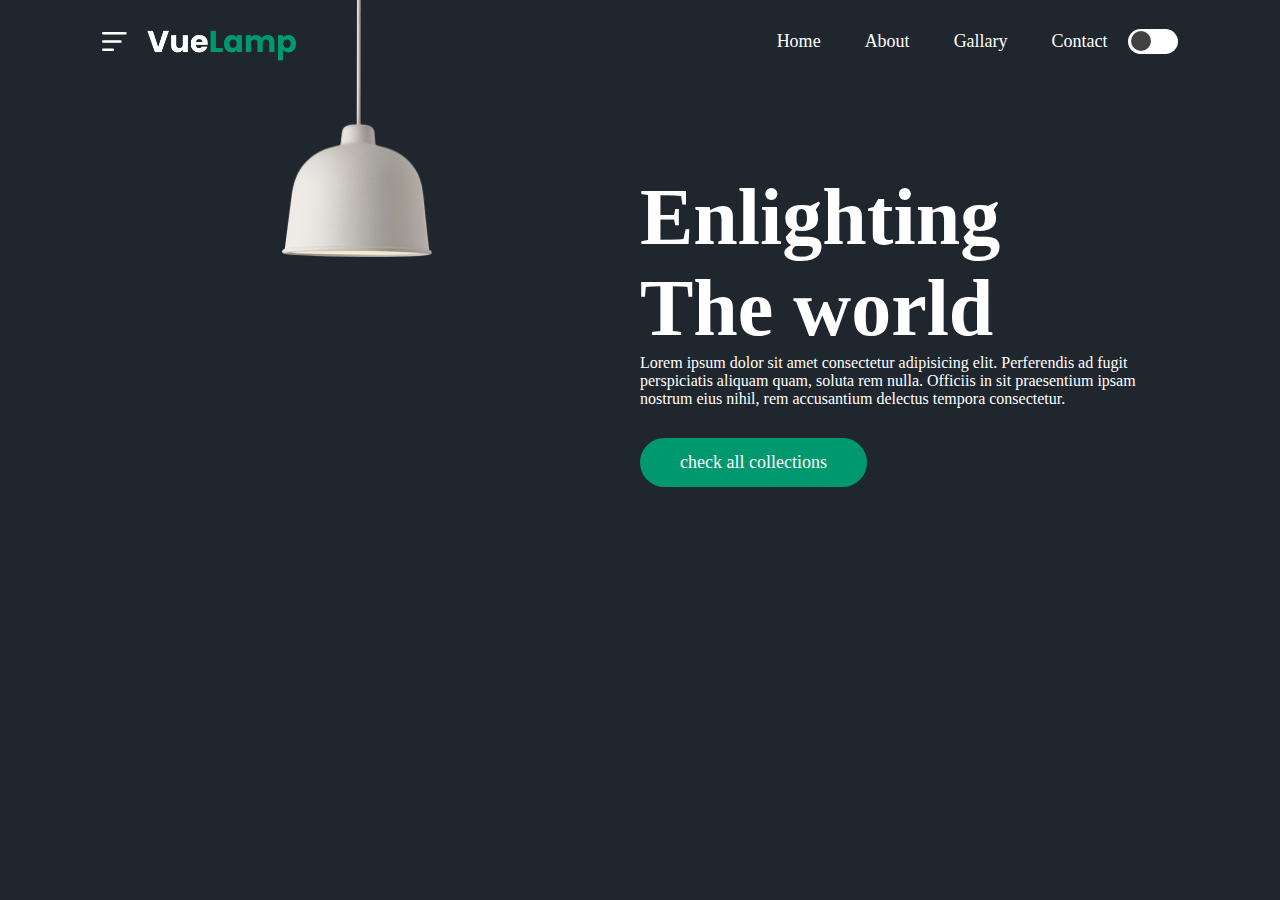
<file: Lightning page/index.html>
<!DOCTYPE html>
<html lang="en">
<head>
    <meta charset="UTF-8">
    <meta http-equiv="X-UA-Compatible" content="IE=edge">
    <meta name="viewport" content="width=device-width, initial-scale=1.0">
    <link rel="stylesheet" href="style.css">
    <title>LampSite</title>
</head>
<body>
   <div class="hero">
    <nav>
        <img src="images/menu.png" class="menu-img">
        <img src="images/logo.png" class="logo">
        <ul>
            <li>  <a href="">Home</a> </li>
            <li> <a href="">About</a> </li>
            <li><a href="">Gallary</a> </li>
            <li> <a href="">Contact</a></li>
        </ul>   
        <button type="button" onclick="toggleBtn()" id="btn"><span></span></button>
    </nav>
    <div class="lamp-container">

        <img src="images/lamp.png" class="lamp-img">
        <img src="images/light.png" class="light-img" id="light">
    </div>

    <div class="text-container">
        <h1>Enlighting <br> The world</h1>
        <p>Lorem ipsum dolor sit amet consectetur adipisicing elit. Perferendis ad fugit perspiciatis aliquam quam, soluta rem nulla. Officiis in sit praesentium ipsam nostrum eius nihil, rem accusantium delectus tempora consectetur.</p>
        <a href="">check all collections</a>
    </div>

   </div>
    <script>
        var btn= document.getElementById('btn');
        var light=document.getElementById('light');

        function toggleBtn(){
            btn.classList.toggle('active');
            light.classList.toggle('on');
        }
    </script>
</body>
</html>
</file>
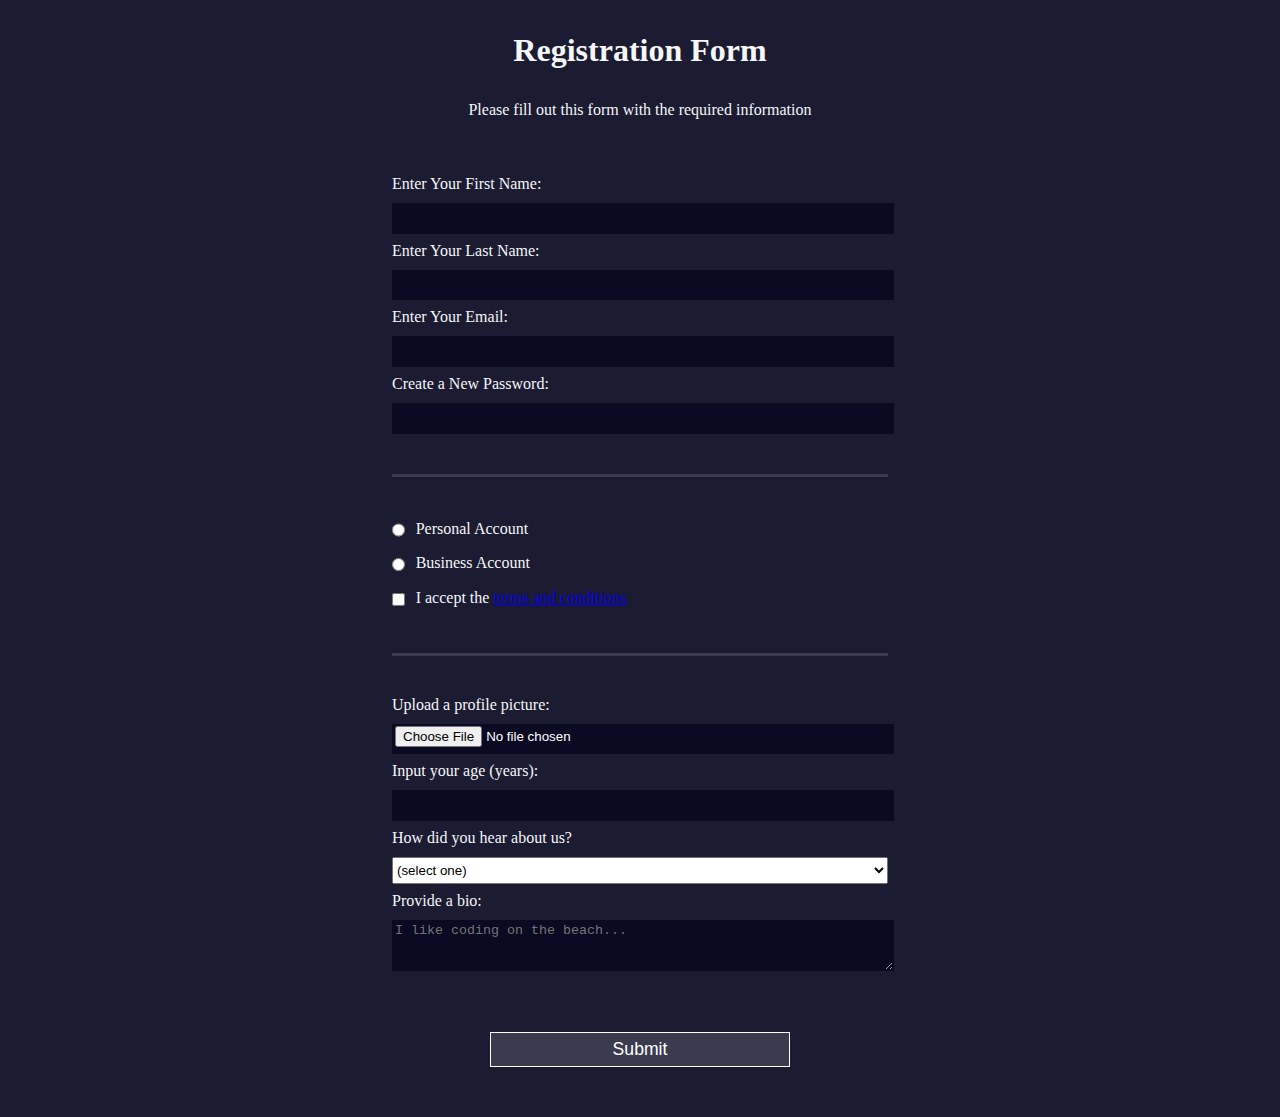
<file: HTML/RegistrationPage/index.html>
<!DOCTYPE html>
<html lang="en">
  <head>
    <meta charset="UTF-8">
    <title>Registration Form</title>
    <link rel="stylesheet" href="styles.css" />
  </head>
  <body>
    <h1>Registration Form</h1>
    <p>Please fill out this form with the required information</p>
    <form method="post" action='https://register-demo.freecodecamp.org'>
      <fieldset>
        <label for="first-name">Enter Your First Name: <input id="first-name" name="first-name" type="text" required /></label>
        <label for="last-name">Enter Your Last Name: <input id="last-name" name="last-name" type="text" required /></label>
        <label for="email">Enter Your Email: <input id="email" name="email" type="email" required /></label>
        <label for="new-password">Create a New Password: <input id="new-password" name="new-password" type="password" pattern="[a-z0-5]{8,}" required /></label>
      </fieldset>
      <fieldset>
        <label for="personal-account"><input id="personal-account" type="radio" name="account-type" class="inline" /> Personal Account</label>
        <label for="business-account"><input id="business-account" type="radio" name="account-type" class="inline" /> Business Account</label>
        <label for="terms-and-conditions">
          <input id="terms-and-conditions" type="checkbox" required name="terms-and-conditions" class="inline" /> I accept the <a href="https://www.freecodecamp.org/news/terms-of-service/">terms and conditions</a>
        </label>
      </fieldset>
      <fieldset>
        <label for="profile-picture">Upload a profile picture: <input id="profile-picture" type="file" name="file" /></label>
        <label for="age">Input your age (years): <input id="age" type="number" name="age" min="13" max="120" /></label>
        <label for="referrer">How did you hear about us?
          <select id="referrer" name="referrer">
            <option value="">(select one)</option>
            <option value="1">freeCodeCamp News</option>
            <option value="2">freeCodeCamp YouTube Channel</option>
            <option value="3">freeCodeCamp Forum</option>
            <option value="4">Other</option>
          </select>
        </label>
        <label for="bio">Provide a bio:
          <textarea id="bio" name="bio" rows="3" cols="30" placeholder="I like coding on the beach..."></textarea>
        </label>
      </fieldset>
      <input type="submit" value="Submit" />
    </form>
  </body>
</html>
</file>
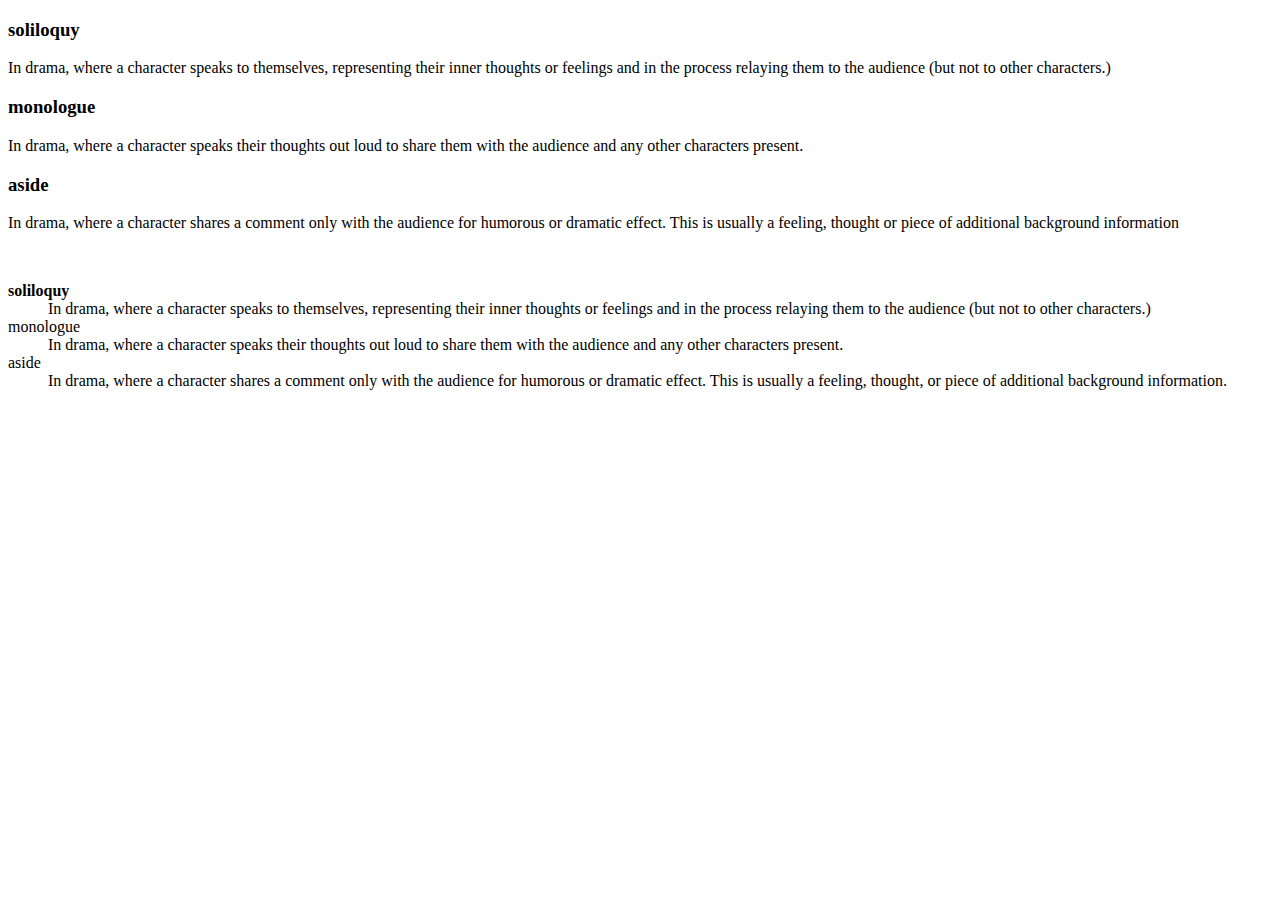
<file: HTML/DescriptionList.html>
<!DOCTYPE html>
<html lang="en">
<head>
    <meta charset="UTF-8">
    
    <title>DescriptiveList</title>
</head>
<body>
    <!-- Using heading and para-->
    <h3>soliloquy</h3>
    <p>In drama, where a character speaks to themselves, representing their inner thoughts or feelings and in the process relaying them to the audience (but not to other characters.)</p>
    <h3> monologue</h3>
    <p>In drama, where a character speaks their thoughts out loud to share them with the audience and any other characters present.
    </p>
    <h3>aside</h3>
    <p>In drama, where a character shares a comment only with the audience for humorous or dramatic effect. This is usually a feeling, thought or piece of additional background information
    </p>
    <br>

    <!-- using descriptive list-->
    <dl>
        <dt><b>soliloquy</b> </dt>
        <dd>
          In drama, where a character speaks to themselves, representing their inner
          thoughts or feelings and in the process relaying them to the audience (but
          not to other characters.)
        </dd>
        <dt>monologue</dt>
        <dd>
          In drama, where a character speaks their thoughts out loud to share them
          with the audience and any other characters present.
        </dd>
        <dt>aside</dt>
        <dd>
          In drama, where a character shares a comment only with the audience for
          humorous or dramatic effect. This is usually a feeling, thought, or piece of
          additional background information.
        </dd>
      </dl>

</body>
</html>
</file>
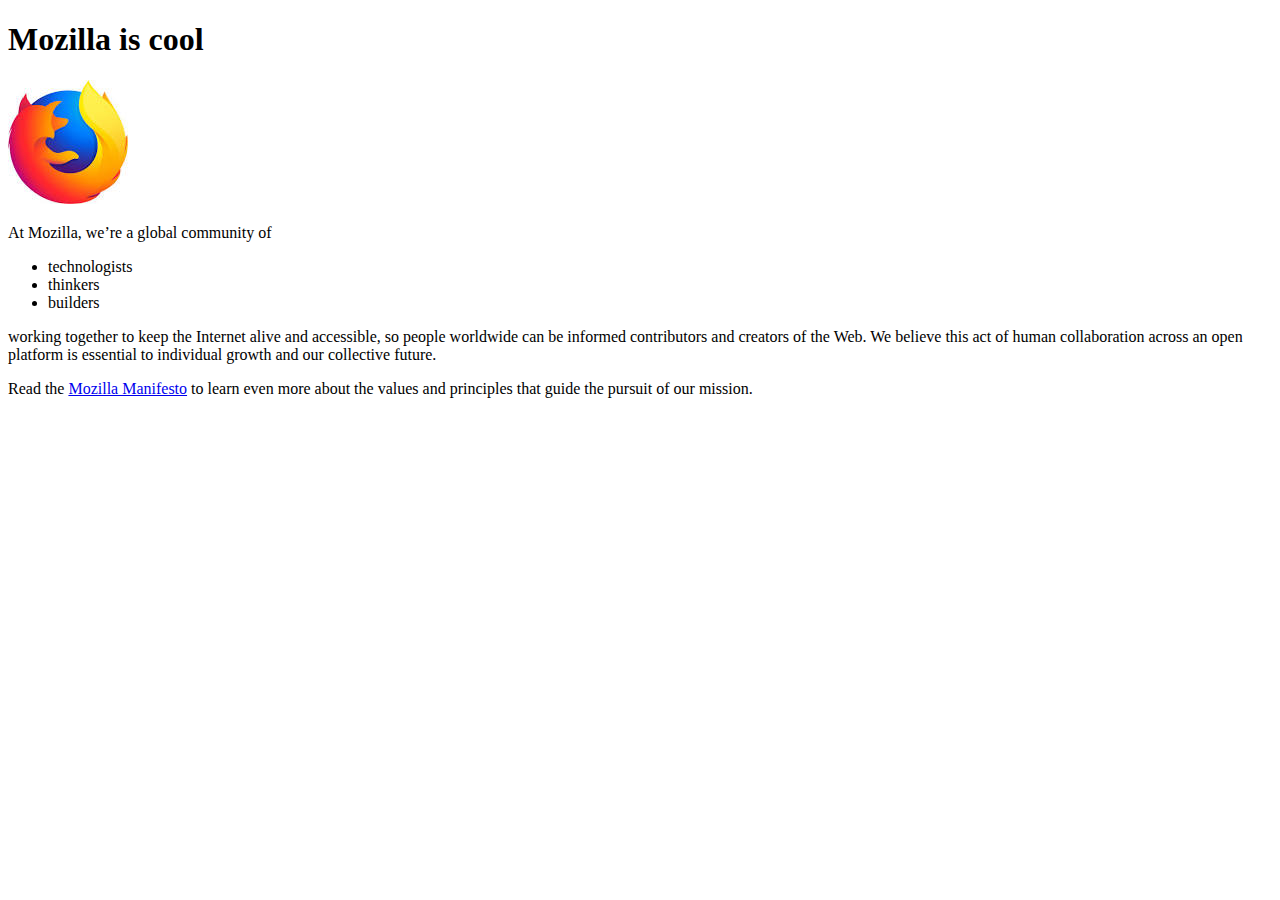
<file: HTML/Task1.html>
<!DOCTYPE html>
<html>
  <head>
    <meta charset="utf-8">
    <title>My test page</title>
  </head>
  <body>
    <h1>Mozilla is cool</h1>
    <img src="[data-uri]" alt="The Firefox logo: a flaming fox surrounding the Earth.">

    <p>At Mozilla, we’re a global community of</p>

    <ul> <!-- changed to list in the tutorial -->
      <li>technologists</li>
      <li>thinkers</li>
      <li>builders</li>
    </ul>

    <p>working together to keep the Internet alive and accessible, so people worldwide can be informed contributors and creators of the Web. 
      We believe this act of human collaboration across an open platform is essential to individual growth and our collective future.</p>

    <p>Read the <a href="https://www.mozilla.org/en-US/about/manifesto/">Mozilla Manifesto</a> 
      to learn even more about the values and principles that guide the pursuit of our mission.</p>
  </body>
</html>
</file>
<file: Lightning page/style.css>
*{
    margin: 0;
    padding: 0;
    font-family: 'poppins','sans-serif';
    box-sizing: border-box;
}

.hero
{
   background: #20262E; 
   min-height: 100vh;
   width: 100%;
   color: white;
   position: relative;

}
nav{
    display: flex;
   align-items: center;
   padding: 20px 8%;
}
nav .menu-img{
    width: 25px;
    margin-right:20px ;
    cursor: pointer;
}

nav .logo{

    width: 150px;
    cursor: pointer;
}
nav ul{
    flex: 1;
    text-align: right;
}

nav ul li{
    display: inline-block;
    list-style: none;
    margin: 0 20px;
    font-size: large;
}
nav ul li a{
    text-decoration: none;
    color: white;
}

button{
    background-color: white;
    height: 25px;
    width: 50px; 
    border-radius: 20px;
    outline: 0;
    border: 0;
    cursor: pointer;
    transition: background 0.5s;
    
}
button span{

    display: block;
    background: #434242;
    height: 20px;
    width: 20px;
    border-radius: 50%;
    margin-left: 3px;
    transition: background 0.5s, margin-left 0.5s;
}

.lamp-container{
    position: absolute;
    top: -30px;
    left: 22%;
    width: 150px;
}
.lamp-img{
    width: 100%;
}
.light-img{
    position: absolute;
    top: 97%;
    left: 50%;
    transform: translateX(-50%);
    width: 600px;
    margin-left: -8px;
    opacity: 0;
    transition: opacity 0.5s;
}

.text-container{

    max-width: 500px;
    margin-top: 7%;
    margin-left: 50%;

}
.text-container h1{
    font-size: 80px;
    font-weight: 400px;
}
.text-container a{

    text-decoration: none;
    background-color: #00986f;
    padding: 14px 40px;
    display: inline-block;
    color: white;
    font-size: 18px;
    margin-top: 30px;
    border-radius: 30px;

}
.active{
    background-color: green;
}

.active span{

    background-color: white;
    margin-left:25px;
    
}
.on{
    opacity: 1;
}
</file>
<file: HTML/RegistrationPage/styles.css>
body {
    width: 100%;
    height: 100vh;
    margin: 0;
    background-color: #1b1b32;
    color: #f5f6f7;
    font-family: Tahoma;
    font-size: 16px;
  }
  
  h1, p {
    margin: 1em auto;
    text-align: center;
  }
  
  form {
    width: 60vw;
    max-width: 500px;
    min-width: 300px;
    margin: 0 auto;
    padding-bottom: 2em;
  }
  
  fieldset {
    border: none;
    padding: 2rem 0;
    border-bottom: 3px solid #3b3b4f;
  }
  
  fieldset:last-of-type {
    border-bottom: none;
  }
  
  label {
    display: block;
    margin: 0.5rem 0;
  }
  
  input,
  textarea,
  select {
    margin: 10px 0 0 0;
    width: 100%;
    min-height: 2em;
  }
  
  input, textarea {
    background-color: #0a0a23;
    border: 1px solid #0a0a23;
    color: #ffffff;
  }
  
  .inline {
    width: unset;
    margin: 0 0.5em 0 0;
    vertical-align: middle;
  }
  
  input[type="submit"] {
    display: block;
    width: 60%;
    margin: 1em auto;
    height: 2em;
    font-size: 1.1rem;
    background-color: #3b3b4f;
    border-color: white;
    min-width: 300px;
  }
  
  input[type="file"] {
    padding: 1px 2px;
  }
</file>
